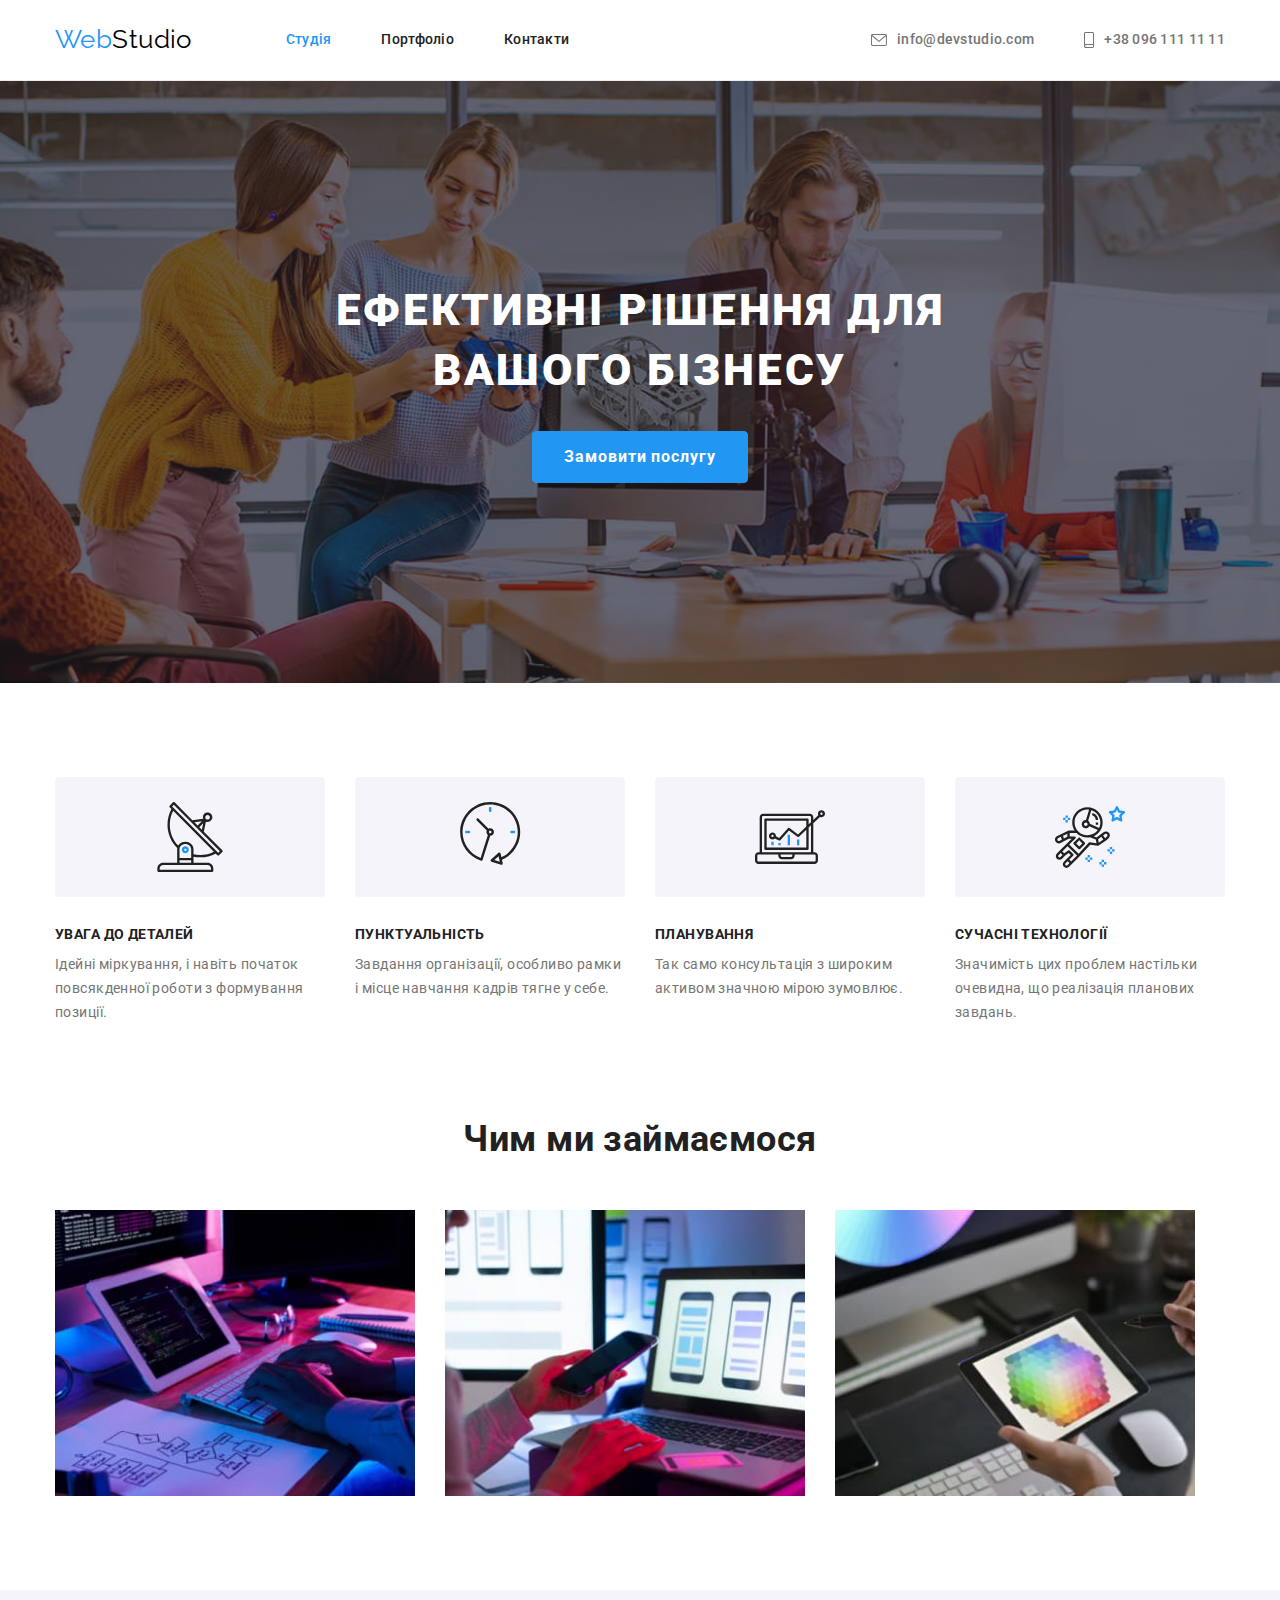
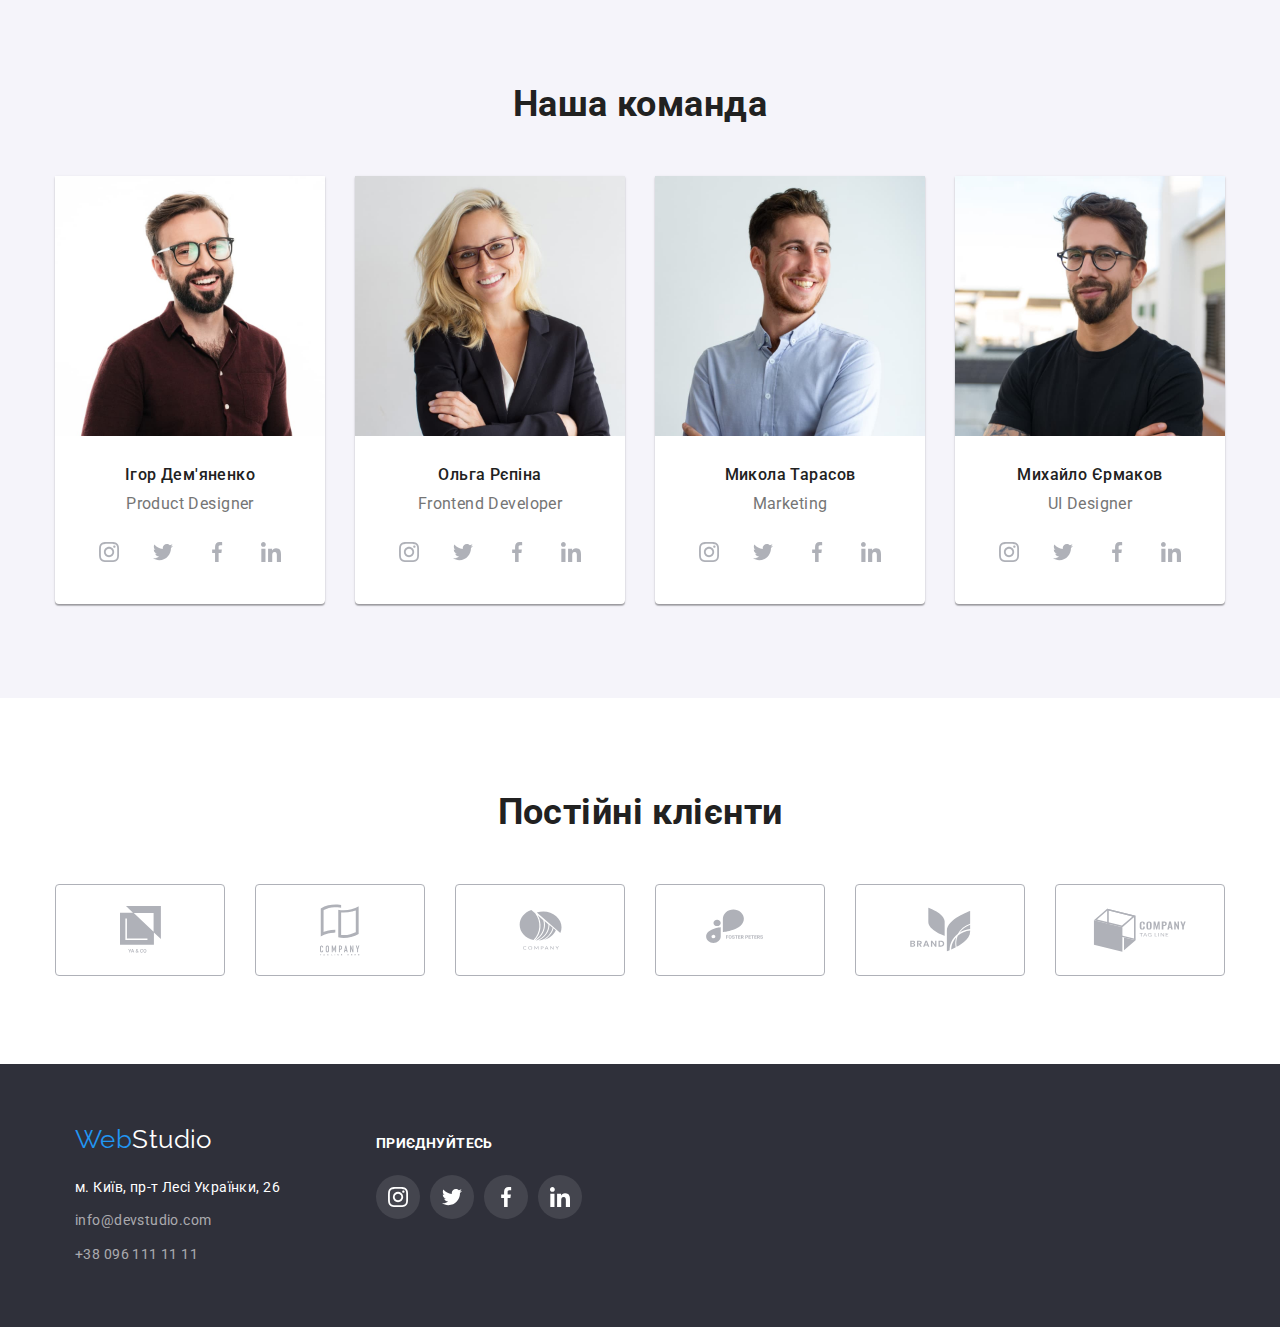
<file: index.html>
<!DOCTYPE html>
<html lang="uk">
  <head>
    <meta charset="UTF-8" />
    <meta http-equiv="X-UA-Compatible" content="IE=edge" />
    <meta name="viewport" content="width=device-width, initial-scale=1.0" />
    <title>Document</title>
    <link rel="preconnect" href="https://fonts.googleapis.com" />
    <link rel="preconnect" href="https://fonts.gstatic.com" crossorigin />
    <link rel="preconnect" href="https://fonts.gstatic.com" crossorigin />
    <link
      href="https://fonts.googleapis.com/css2?family=Raleway:wght@700&family=Roboto:wght@400;500;700;900&display=swap"
      rel="stylesheet"
    />
    <link
      rel="stylesheet"
      href="https://cdnjs.cloudflare.com/ajax/libs/modern-normalize/1.1.0/modern-normalize.min.css"
    />
    <link rel="stylesheet" href="./css/styles.css" />
  </head>
  <body>
    <header class="page-header">
      <div class="container header-container">
        <nav class="navigation">
          <a href="./index.html" class="logo"
            >Web<span class="logo-color">Studio</span></a
          >
          <ul class="site-nav list">
            <li class="nav-item">
              <a href="/" class="link-nav current">Студія</a>
            </li>
            <li class="nav-item">
              <a href="./portfolio.html" class="link-nav">Портфоліо</a>
            </li>
            <li class="nav-item"><a href="/" class="link-nav">Контакти</a></li>
          </ul>
        </nav>
        <ul class="auth-nav list">
          <li class="auth-item">
            <a href="mailto:mailto:info@devstudio.com" class="link-auth">
              <svg class="nav-img" width="16" height="12">
                <use href="./images/icon.svg#icon-envelope"></use>
              </svg>
              info@devstudio.com</a
            >
          </li>
          <li class="auth-item">
            <a href="tel:+380961111111" class="link-auth">
              <svg class="nav-img" width="10" height="16">
                <use href="./images/icon.svg#icon-smartphone"></use>
              </svg>
              +38 096 111 11 11</a
            >
          </li>
        </ul>
      </div>
    </header>
    <!--Hero-->
    <main>
      <section class="hero-section">
        <div class="container">
          <h1 class="hero-tittle">Ефективні рішення для вашого бізнесу</h1>
          <div class="hero-button">
            <button type="button" class="button-primary">
              Замовити послугу
            </button>
          </div>
        </div>
      </section>
      <!--about-->
      <section class="section-about section">
        <div class="container">
          <h2 class="section-tittle invisible">Наші переваги та пріоритети</h2>
          <ul class="advantage">
            <li class="indent">
              <div class="general-img">
                <svg class="about-img" width="70" height="70">
                  <use href="./images/icon.svg#icon-antenna"></use>
                </svg>
              </div>
              <h3 class="tittle text">УВАГА ДО ДЕТАЛЕЙ</h3>
              <p>
                Ідейні міркування, і навіть початок повсякденної роботи з
                формування позиції.
              </p>
            </li>
            <li class="indent">
              <div class="general-img">
                <svg class="about-img" width="70" height="70">
                  <use href="./images/icon.svg#icon-clock"></use>
                </svg>
              </div>
              <h3 class="tittle text">ПУНКТУАЛЬНІСТЬ</h3>
              <p>
                Завдання організації, особливо рамки і місце навчання кадрів
                тягне у себе.
              </p>
            </li>
            <li class="indent">
              <div class="general-img">
                <svg class="about-img" width="70" height="70">
                  <use href="./images/icon.svg#icon-diagram"></use>
                </svg>
              </div>
              <h3 class="tittle text">ПЛАНУВАННЯ</h3>
              <p>
                Так само консультація з широким активом значною мірою зумовлює.
              </p>
            </li>
            <li class="indent">
              <div class="general-img">
                <svg class="about-img" width="70" height="70">
                  <use href="./images/icon.svg#icon-astronaut"></use>
                </svg>
              </div>
              <h3 class="tittle text">СУЧАСНІ ТЕХНОЛОГІЇ</h3>
              <p>
                Значимість цих проблем настільки очевидна, що реалізація
                планових завдань.
              </p>
            </li>
          </ul>
        </div>
      </section>
      <!--our work-->
      <section class="section-work section">
        <div class="container">
          <h2 class="section-tittle">Чим ми займаємося</h2>
          <ul class="picture-work">
            <li class="images-work">
              <img src="./images/box1.jpg" alt="ТЗ" width="370" height="294" />
            </li>
            <li class="images-work">
              <img
                src="./images/box2.jpg"
                alt="смарт"
                width="370"
                height="294"
              />
            </li>
            <li class="images-work">
              <img
                src="./images/box3.jpg"
                alt="планшет"
                width="370"
                height="294"
              />
            </li>
          </ul>
        </div>
      </section>
      <!-- our team -->
      <section class="section-team section">
        <div class="container">
          <h2 class="section-tittle">Наша команда</h2>
          <ul class="team-picture">
            <li class="team-pic">
              <img
                src="./images/img4.jpg"
                alt="Ігор"
                width="270"
                height="260"
              />
              <div class="content-wrapper">
                <h3 class="team-tittle text">Ігор Дем'яненко</h3>
                <p lang="en" class="paragraph">Product Designer</p>
                <ul class="social">
                  <li class="social-list">
                    <a class="social-link" href=""
                      ><svg class="social-icon" width="20" height="20">
                        <use href="./images/icon.svg#icon-instagram"></use>
                      </svg>
                    </a>
                  </li>
                  <li class="social-list">
                    <a class="social-link" href=""
                      ><svg class="social-icon" width="20" height="20">
                        <use href="./images/icon.svg#icon-twitter"></use>
                      </svg>
                    </a>
                  </li>
                  <li class="social-list">
                    <a class="social-link" href=""
                      ><svg class="social-icon" width="20" height="20">
                        <use href="./images/icon.svg#icon-facebook"></use>
                      </svg>
                    </a>
                  </li>
                  <li class="social-list">
                    <a class="social-link" href=""
                      ><svg class="social-icon" width="20" height="20">
                        <use href="./images/icon.svg#icon-linkedin"></use>
                      </svg>
                    </a>
                  </li>
                </ul>
              </div>
            </li>
            <li class="team-pic">
              <img
                src="./images/img1.jpg"
                alt="Ольга"
                width="270"
                height="260"
              />
              <div class="content-wrapper">
                <h3 class="team-tittle text">Ольга Рєпіна</h3>
                <p lang="en" class="paragraph">Frontend Developer</p>
                <ul class="social">
                  <li class="social-list">
                    <a class="social-link" href=""
                      ><svg class="social-icon" width="20" height="20">
                        <use href="./images/icon.svg#icon-instagram"></use>
                      </svg>
                    </a>
                  </li>
                  <li class="social-list">
                    <a class="social-link" href=""
                      ><svg class="social-icon" width="20" height="20">
                        <use href="./images/icon.svg#icon-twitter"></use>
                      </svg>
                    </a>
                  </li>
                  <li class="social-list">
                    <a class="social-link" href="">
                      <svg class="social-icon" width="20" height="20">
                        <use href="./images/icon.svg#icon-facebook"></use>
                      </svg>
                    </a>
                  </li>
                  <li class="social-list">
                    <a class="social-link" href=""
                      ><svg class="social-icon" width="20" height="20">
                        <use href="./images/icon.svg#icon-linkedin"></use>
                      </svg>
                    </a>
                  </li>
                </ul>
              </div>
            </li>
            <li class="team-pic">
              <img
                src="./images/img2.jpg"
                alt="Микола"
                width="270"
                height="260"
              />
              <div class="content-wrapper">
                <h3 class="team-tittle text">Микола Тарасов</h3>
                <p lang="en" class="paragraph">Marketing</p>
                <ul class="social">
                  <li class="social-list">
                    <a class="social-link" href=""
                      ><svg class="social-icon" width="20" height="20">
                        <use href="./images/icon.svg#icon-instagram"></use>
                      </svg>
                    </a>
                  </li>
                  <li class="social-list">
                    <a class="social-link" href=""
                      ><svg class="social-icon" width="20" height="20">
                        <use href="./images/icon.svg#icon-twitter"></use>
                      </svg>
                    </a>
                  </li>
                  <li class="social-list">
                    <a class="social-link" href=""
                      ><svg class="social-icon" width="20" height="20">
                        <use href="./images/icon.svg#icon-facebook"></use>
                      </svg>
                    </a>
                  </li>
                  <li class="social-list">
                    <a class="social-link" href=""
                      ><svg class="social-icon" width="20" height="20">
                        <use href="./images/icon.svg#icon-linkedin"></use>
                      </svg>
                    </a>
                  </li>
                </ul>
              </div>
            </li>
            <li class="team-pic">
              <img
                src="./images/img3.jpg"
                alt="Михайло"
                width="270"
                height="260"
              />
              <div class="content-wrapper">
                <h3 class="team-tittle text">Михайло Єрмаков</h3>
                <p lang="en" class="paragraph">UI Designer</p>
                <ul class="social">
                  <li class="social-list">
                    <a class="social-link" href=""
                      ><svg class="social-icon" width="20" height="20">
                        <use href="./images/icon.svg#icon-instagram"></use>
                      </svg>
                    </a>
                  </li>
                  <li class="social-list">
                    <a class="social-link" href=""
                      ><svg class="social-icon" width="20" height="20">
                        <use href="./images/icon.svg#icon-twitter"></use>
                      </svg>
                    </a>
                  </li>
                  <li class="social-list">
                    <a class="social-link" href=""
                      ><svg class="social-icon" width="20" height="20">
                        <use href="./images/icon.svg#icon-facebook"></use>
                      </svg>
                    </a>
                  </li>
                  <li class="social-list">
                    <a class="social-link" href=""
                      ><svg class="social-icon" width="20" height="20">
                        <use href="./images/icon.svg#icon-linkedin"></use>
                      </svg>
                    </a>
                  </li>
                </ul>
              </div>
            </li>
          </ul>
        </div>
      </section>
      <!--our client-->
      <section class="client">
        <div class="container">
          <h2 class="section-tittle">Постійні клієнти</h2>
          <ul class="client-list">
            <li class="client-company">
              <a href="" class="company-link">
                <svg class="client-icon" width="41" height="47">
                  <use href="./images/icon.svg#icon-group"></use>
                </svg>
              </a>
            </li>
            <li class="client-company">
              <a href="" class="company-link">
                <svg class="client-icon" width="40" height="52">
                  <use href="./images/icon.svg#icon-tagline"></use>
                </svg>
              </a>
            </li>
            <li class="client-company">
              <a href="" class="company-link">
                <svg class="client-icon" width="43" height="41">
                  <use href="./images/icon.svg#icon-company"></use>
                </svg>
              </a>
            </li>
            <li class="client-company">
              <a href="" class="company-link">
                <svg class="client-icon" width="86" height="41">
                  <use href="./images/icon.svg#icon-foster"></use>
                </svg>
              </a>
            </li>
            <li class="client-company">
              <a href="" class="company-link">
                <svg class="client-icon" width="63" height="45">
                  <use href="./images/icon.svg#icon-brand"></use>
                </svg>
              </a>
            </li>
            <li class="client-company">
              <a href="" class="company-link">
                <svg class="client-icon" width="94" height="44">
                  <use href="./images/icon.svg#icon-line"></use>
                </svg>
              </a>
            </li>
          </ul>
        </div>
      </section>
    </main>
    <!-- footer -->
    <footer class="footer-container">
      <div class="footer container">
        <div class="footer-position">
          <a href="./index.html" class="logo"
            >Web<span class="logo-color second">Studio</span></a
          >
          <address class="footer-adress">
            <p class="footer-auth map">м. Київ, пр-т Лесі Українки, 26</p>
            <ul>
              <li class="footer-item">
                <a href="mailto:mailto:info@devstudio.com" class="footer-auth"
                  >info@devstudio.com</a
                >
              </li>
              <li class="footer-item">
                <a href="tel:+380961111111" class="footer-auth"
                  >+38 096 111 11 11</a
                >
              </li>
            </ul>
          </address>
        </div>
        <div class="link-position">
          <strong class="tittle-footer">приєднуйтесь</strong>
          <ul class="footer-social">
            <li class="footer-list">
              <a class="footer-link" href=""
                ><svg class="social-icon" width="20" height="20">
                  <use href="./images/icon.svg#icon-instagram"></use>
                </svg>
              </a>
            </li>
            <li class="footer-list">
              <a class="footer-link" href=""
                ><svg class="social-icon" width="20" height="20">
                  <use href="./images/icon.svg#icon-twitter"></use>
                </svg>
              </a>
            </li>
            <li class="footer-list">
              <a class="footer-link" href=""
                ><svg class="social-icon" width="20" height="20">
                  <use href="./images/icon.svg#icon-facebook"></use>
                </svg>
              </a>
            </li>
            <li class="footer-list">
              <a class="footer-link" href=""
                ><svg class="social-icon" width="20" height="20">
                  <use href="./images/icon.svg#icon-linkedin"></use>
                </svg>
              </a>
            </li>
          </ul>
        </div>
      </div>
    </footer>
  </body>
</html>
</file>
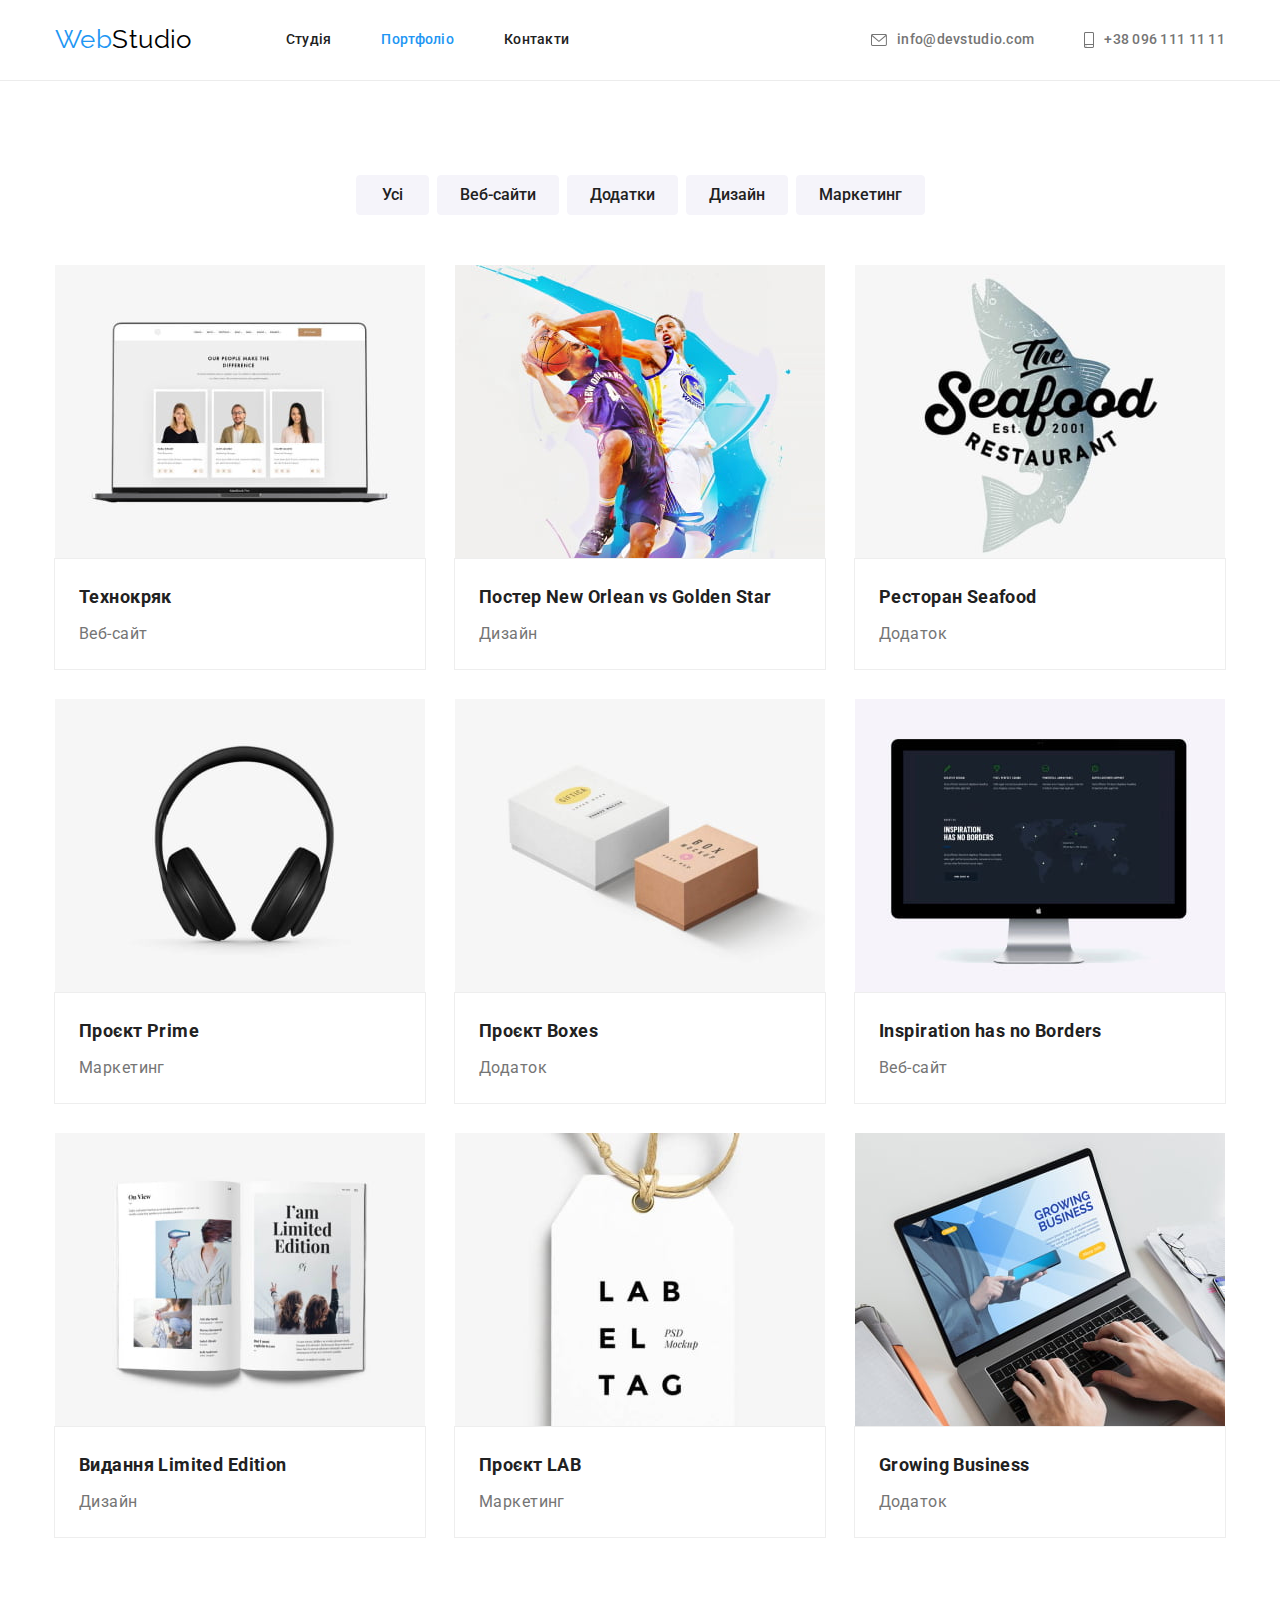
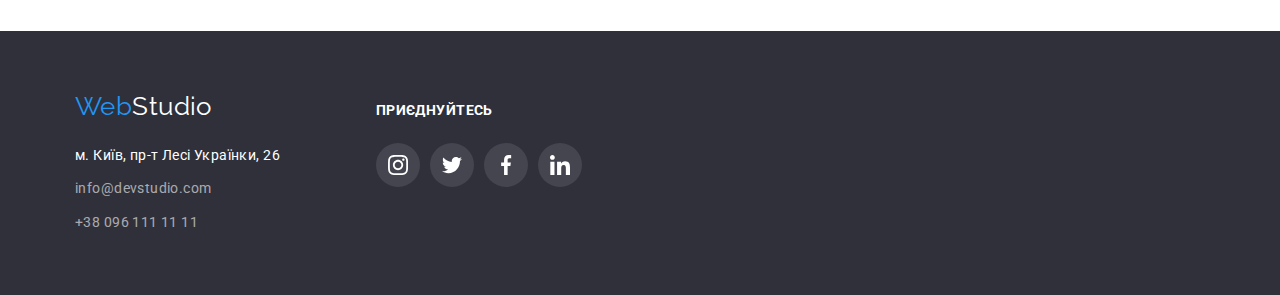
<file: portfolio.html>
<!DOCTYPE html>
<html lang="uk">
  <head>
    <meta charset="UTF-8" />
    <meta http-equiv="X-UA-Compatible" content="IE=edge" />
    <meta name="viewport" content="width=device-width, initial-scale=1.0" />
    <title>Document</title>
    <link rel="preconnect" href="https://fonts.googleapis.com" />
    <link rel="preconnect" href="https://fonts.gstatic.com" crossorigin />
    <link rel="preconnect" href="https://fonts.gstatic.com" crossorigin />
    <link
      href="https://fonts.googleapis.com/css2?family=Raleway:wght@700&family=Roboto:wght@400;500;700;900&display=swap"
      rel="stylesheet"
    />
    <link
      rel="stylesheet"
      href="https://cdnjs.cloudflare.com/ajax/libs/modern-normalize/1.1.0/modern-normalize.min.css"
    />
    <link rel="stylesheet" href="./css/styles.css" />
  </head>
  <body>
    <!-- header -->
    <header class="page-header">
      <div class="container header-container">
        <nav class="navigation">
          <a href="./index.html" class="logo"
            >Web<span class="logo-color">Studio</span></a
          >
          <ul class="portfolio-nav list">
            <li class="nav-item">
              <a href="./index.html" class="portfolio-link">Студія</a>
            </li>
            <li class="nav-item">
              <a href="/" class="portfolio-link current">Портфоліо</a>
            </li>
            <li class="nav-item">
              <a href="/" class="portfolio-link">Контакти </a>
            </li>
          </ul>
        </nav>
        <ul class="portfolio-auth list">
          <li class="nav-item">
            <a href="mailto:mailto:info@devstudio.com" class="portfolio-case">
              <svg class="nav-icon" width="16" height="12">
                <use href="./images/icon.svg#icon-envelope"></use>
              </svg>
              info@devstudio.com</a
            >
          </li>
          <li class="nav-item">
            <a href="tel:+380961111111" class="portfolio-case">
              <svg class="nav-icon" width="10" height="16">
                <use href="./images/icon.svg#icon-smartphone"></use>
              </svg>
              +38 096 111 11 11</a
            >
          </li>
        </ul>
      </div>
    </header>
    <!-- main -->
    <main>
      <section class="section">
        <div class="container">
          <h1 class="invisible">Портфоліо</h1>
          <ul class="button">
            <li class="button-position">
              <button type="button" class="button-secondary first">Усі</button>
            </li>
            <li class="button-position">
              <button type="button" class="button-secondary">Веб-сайти</button>
            </li>
            <li class="button-position">
              <button type="button" class="button-secondary">Додатки</button>
            </li>
            <li class="button-position">
              <button type="button" class="button-secondary">Дизайн</button>
            </li>
            <li class="button-position">
              <button type="button" class="button-secondary">Маркетинг</button>
            </li>
            <!-- portfolio -->
          </ul>
          <ul class="portfolio">
            <li class="portfolio-pic">
              <a href="/" class="link-pic">
                <img
                  src="./images/portfolio1.jpg"
                  alt="Технокряк"
                  width="370"
                  height="294"
                />
                <div class="portfolio-wrapper">
                  <h2 class="portfolio-tittle">Технокряк</h2>
                  <p class="paragraph-portfolio">Веб-сайт</p>
                </div>
              </a>
            </li>
            <li class="portfolio-pic">
              <a href="/" class="link-pic">
                <img
                  src="./images/portfolio2.jpg"
                  alt="Постер"
                  width="370"
                  height="294"
                />
                <div class="portfolio-wrapper">
                  <h2 class="portfolio-tittle">
                    Постер New Orlean vs Golden Star
                  </h2>
                  <p class="paragraph-portfolio">Дизайн</p>
                </div>
              </a>
            </li>
            <li class="portfolio-pic">
              <a href="/" class="link-pic">
                <img
                  src="./images/portfolio3.jpg"
                  alt="Ресторан"
                  width="370"
                  height="294"
                />
                <div class="portfolio-wrapper">
                  <h2 class="portfolio-tittle">Ресторан Seafood</h2>
                  <p class="paragraph-portfolio">Додаток</p>
                </div>
              </a>
            </li>
            <li class="portfolio-pic">
              <a href="/" class="link-pic">
                <img
                  src="./images/portfolio4.jpg"
                  alt="Проєкт прайм"
                  width="370"
                  height="294"
                />
                <div class="portfolio-wrapper">
                  <h2 class="portfolio-tittle">Проєкт Prime</h2>
                  <p class="paragraph-portfolio">Маркетинг</p>
                </div>
              </a>
            </li>
            <li class="portfolio-pic">
              <a href="/" class="link-pic">
                <img
                  src="./images/portfolio5.jpg"
                  alt="Проєкт бокс"
                  width="370"
                  height="294"
                />
                <div class="portfolio-wrapper">
                  <h2 class="portfolio-tittle">Проєкт Boxes</h2>
                  <p class="paragraph-portfolio">Додаток</p>
                </div>
              </a>
            </li>
            <li class="portfolio-pic">
              <a href="/" class="link-pic">
                <img
                  src="./images/portfolio6.jpg"
                  alt="Натхнення"
                  width="370"
                  height="294"
                />
                <div class="portfolio-wrapper">
                  <h2 class="portfolio-tittle">Inspiration has no Borders</h2>
                  <p class="paragraph-portfolio">Веб-сайт</p>
                </div>
              </a>
            </li>
            <li class="portfolio-pic">
              <a href="/" class="link-pic">
                <img
                  src="./images/portfolio7.jpg"
                  alt="Видання"
                  width="370"
                  height="294"
                />
                <div class="portfolio-wrapper">
                  <h2 class="portfolio-tittle">Видання Limited Edition</h2>
                  <p class="paragraph-portfolio">Дизайн</p>
                </div>
              </a>
            </li>
            <li class="portfolio-pic">
              <a href="/" class="link-pic">
                <img
                  src="./images/portfolio8.jpg"
                  alt="Проєкт лаб"
                  width="370"
                  height="294"
                />
                <div class="portfolio-wrapper">
                  <h2 class="portfolio-tittle">Проєкт LAB</h2>
                  <p class="paragraph-portfolio">Маркетинг</p>
                </div>
              </a>
            </li>
            <li class="portfolio-pic">
              <a href="/" class="link-pic">
                <img
                  src="./images/portfolio9.jpg"
                  alt="Зростання бізнесу"
                  width="370"
                  height="294"
                />
                <div class="portfolio-wrapper">
                  <h2 class="portfolio-tittle">Growing Business</h2>
                  <p class="paragraph-portfolio">Додаток</p>
                </div>
              </a>
            </li>
          </ul>
        </div>
      </section>
    </main>
    <!-- footer -->
    <footer class="footer-container">
      <div class="footer container">
        <div class="footer-position">
          <a href="./index.html" class="logo"
            >Web<span class="logo-color second">Studio</span></a
          >
          <address class="footer-adress">
            <p class="footer-auth map">м. Київ, пр-т Лесі Українки, 26</p>
            <ul>
              <li class="footer-item">
                <a href="mailto:mailto:info@devstudio.com" class="footer-auth"
                  >info@devstudio.com</a
                >
              </li>
              <li class="footer-item">
                <a href="tel:+380961111111" class="footer-auth"
                  >+38 096 111 11 11</a
                >
              </li>
            </ul>
          </address>
        </div>
        <div class="link-position">
          <strong class="tittle-footer">приєднуйтесь</strong>
          <ul class="footer-social">
            <li class="footer-list">
              <a class="footer-link" href=""
                ><svg class="social-icon" width="20" height="20">
                  <use href="./images/icon.svg#icon-instagram"></use>
                </svg>
              </a>
            </li>
            <li class="footer-list">
              <a class="footer-link" href=""
                ><svg class="social-icon" width="20" height="20">
                  <use href="./images/icon.svg#icon-twitter"></use>
                </svg>
              </a>
            </li>
            <li class="footer-list">
              <a class="footer-link" href=""
                ><svg class="social-icon" width="20" height="20">
                  <use href="./images/icon.svg#icon-facebook"></use>
                </svg>
              </a>
            </li>
            <li class="footer-list">
              <a class="footer-link" href=""
                ><svg class="social-icon" width="20" height="20">
                  <use href="./images/icon.svg#icon-linkedin"></use>
                </svg>
              </a>
            </li>
          </ul>
        </div>
      </div>
    </footer>
  </body>
</html>
</file>
<file: css/styles.css>
/* основний колір text #212121 */
/* вторинний колір text #757575 */
/* білий #FFFFFF */
/* акцент#2196F3 */
/* лого 000000 */
/* основний фон F5F5F5; */
/* вторинний фон F5F4FA */

:root {
  --primary-text-color: #757575;
  --accent-color: #2196f3;
  --white-color: #ffffff;
  --text-color-decoration: #212121;
  --background-second-color: #f5f4fa;
  --button-hover-color: #188ce8;
  --header-footer-color: #2f303a;
  --logo-black: #000000;
  --header-line: #ececec;
  --min-gap: 30px;
  --main-gap: 94px;
  --middle-gap: 50px;
}

html {
  box-sizing: border-box;
}

*
*::before,
*::after {
  box-sizing: inherit;
}
body {
  background-color: var(--background-color);
  color: var(--primary-text-color);
  font-family: Roboto, sans-serif;
  letter-spacing: 0.03em;
  font-size: 14px;
  line-height: 1.71;
}

h1,
h2,
h3,
h4,
p {
  margin-top: 0;
  margin-bottom: 0;
}

ul {
  margin-top: 0;
  margin-bottom: 0;
  padding-left: 0;
  list-style: none;
}

img {
  display: block;
  max-width: 100%;
  height: auto;
}
address {
  font-style: normal;
}
.invisible {
  position: absolute;
  width: 1px;
  height: 1px;
  margin: -1px;
  border: 0;
  padding: 0;
  white-space: nowrap;
  clip-path: inset(100%);
  clip: rect(0 0 0 0);
  overflow: hidden;
}

/* =======основна сторінка======== */
/* logo */

.logo:hover,
.logo:focus {
  color: var(--accent-color);
}
.logo {
  font-family: Raleway, sans-serif;
  text-decoration: none;
  font-size: 26px;
  line-height: 1.2;
  color: var(--accent-color);
  cursor: pointer;
  margin-right: var(--main-gap);
}

.logo-color.second {
  color: var(--white-color);
}

.logo-color {
  color: var(--logo-black);
}
/* page header */
.page-header {
  padding-top: 24px;
  padding-bottom: 25px;
  border-bottom: 1px solid var(--header-line);
}

.header-container {
  display: flex;
  align-items: center;
}

.container {
  width: 1200px;
  padding-left: 15px;
  padding-right: 15px;
  margin-left: auto;
  margin-right: auto;
}

/* site nav */

.site-nav .link-nav {
  color: var(--text-color-decoration);
  font-weight: 500;
  line-height: 1.14;
  letter-spacing: 0.02em;
  text-decoration: none;
}

.site-nav .link-nav:hover,
.site-nav .link-nav:focus {
  color: var(--accent-color);
}

.site-nav .link-nav.current {
  color: var(--accent-color);
}

.auth-nav .link-auth {
  color: var(--primary-text-color);
  font-weight: 500;
  line-height: 1.14;
  letter-spacing: 0.02em;
  text-decoration: none;
}

.auth-nav .link-auth:hover,
.auth-nav .link-auth:focus {
  color: var(--accent-color);
}

.navigation {
  display: flex;
  align-items: center;
}

.site-nav {
  display: flex;
  align-items: center;
}

.auth-nav {
  display: flex;
  align-items: center;
  margin-left: auto;
}

.auth-item:not(:last-child) {
  margin-right: var(--middle-gap);
}

.nav-item:not(:last-child) {
  margin-right: var(--middle-gap);
}

.nav-img {
  margin-right: 10px;
  fill: var(--primary-text-color);
}

.link-auth {
  display: flex;
  align-items: center;
}

.link-auth:hover .nav-img,
.link-auth:focus .nav-img {
  fill: var(--accent-color);
}
/* hero */
.hero-section {
  background-color: var(--header-footer-color);
  text-align: center;
  padding-top: 200px;
  padding-bottom: 200px;
  background-image: linear-gradient(
      rgba(47, 48, 58, 0.4),
      rgba(47, 48, 58, 0.4)
    ),
    url("../images/hero.jpg");
  background-size: cover;
  background-position: center;
  background-repeat: no-repeat;
  max-width: 1600px;
  margin-left: auto;
  margin-right: auto;
}

.hero-tittle {
  color: var(--white-color);
  font-weight: 900;
  width: 696px;
  font-size: 44px;
  line-height: 1.36;
  letter-spacing: 0.06em;
  text-transform: uppercase;
  margin-bottom: var(--min-gap);
  margin-left: auto;
  margin-right: auto;
}

.button-primary {
  padding: 10px 20px;
  min-width: 216px;
  background-color: var(--accent-color);
  color: var(--white-color);
  font-family: inherit;
  font-weight: 700;
  font-size: 16px;
  line-height: 1.87;
  letter-spacing: 0.06em;
  cursor: pointer;
  border-radius: 4px;
  border: 1px solid var(--accent-color);
}

.button-primary:hover,
.button-primary:focus {
  color: var(--button-hover-color);
}
/* about */

.section {
  padding-top: var(--main-gap);
  padding-bottom: var(--main-gap);
}

.section-about {
  padding-bottom: 0;
}
.section-tittle {
  color: var(--text-color-decoration);
  font-weight: 700;
  font-size: 36px;
  line-height: 1.16;
  margin-bottom: var(--middle-gap);
  text-align: center;
}

.tittle {
  font-weight: 700;
  font-size: 14px;
  line-height: 1.14;
}

.section-team {
  background-color: var(--background-second-color);
}

.advantage .tittle {
  color: var(--text-color-decoration);
}

.advantage {
  display: flex;
  flex-wrap: wrap;
  margin-top: calc(-1 * var(--min-gap));
  margin-left: calc(-1 * var(--min-gap));
}
.indent {
  flex-wrap: wrap;
  flex-basis: calc(100% / 4 - 30px);
  margin-top: var(--min-gap);
  margin-left: var(--min-gap);
}

.general-img {
  width: 270px;
  height: 120px;
  background-color: var(--background-second-color);
  margin-bottom: 30px;
  display: flex;
  justify-content: center;
  align-items: center;
  border-radius: 4px;
}

/* work */
.images-work {
  width: calc((100% - 3 * var(--min-gap)) / 3);
}

.images-work:not(:nth-child(3n)) {
  margin-right: var(--min-gap);
}

.images-work:not(:nth-last-child(-n + 3)) {
  margin-bottom: var(--min-gap);
}

.picture-work {
  display: flex;
  flex-wrap: wrap;
}

/* team */
.team-tittle {
  color: var(--text-color-decoration);
  font-weight: 500;
  font-size: 16px;
  line-height: 1.18;
  text-align: center;
}

.team-picture {
  display: flex;
  flex-wrap: wrap;
}

.content-wrapper {
  padding: var(--min-gap);
  padding-left: 32px;
  padding-right: 32px;
}
.team-pic {
  flex-basis: calc((100% - 90px) / 4);
}

.team-pic:not(:nth-child(4n)) {
  margin-right: var(--min-gap);
}

.team-pic:not(:nth-last-child(-n + 4)) {
  margin-bottom: var(--min-gap);
}
.text {
  margin-bottom: 10px;
}
.team-pic {
  background-color: var(--white-color);
  box-shadow: 0px 1px 3px rgba(0, 0, 0, 0.12), 0px 1px 1px rgba(0, 0, 0, 0.14),
    0px 2px 1px rgba(0, 0, 0, 0.2);
  border-radius: 0px 0px 4px 4px;
}
.paragraph {
  font-size: 16px;
  line-height: 1.18;
  text-align: center;
  margin-bottom: 16px;
}

.social-link {
  width: 44px;
  height: 44px;
  background-color: var(--white-color);
  border-radius: 50%;
  display: flex;
  align-items: center;
  justify-content: center;
}

.social-link {
  fill: #afb1b8;
}

.social-link:hover,
.social-link:focus {
  background-color: #2196f3;
}

.social-link:hover .social-icon,
.social-link:focus .social-icon {
  fill: var(--white-color);
}

.social {
  display: flex;
  justify-content: space-between;
}

/* our client */
.client {
  padding-top: 94px;
  padding-bottom: 88px;
}

.client-list {
  display: flex;
  justify-content: space-between;
}

.company-link {
  width: 170px;
  height: 92px;
  display: flex;
  justify-content: center;
  align-items: center;
  border: 1px solid #afb1b8;
  border-radius: 4px;
}

.company-link:hover .client-icon,
.company-link:focus .client-icon {
  fill: var(--accent-color);
}

.client-icon {
  fill: #afb1b8;
}

.company-link:hover,
.company-link:focus {
  border: 1px solid var(--accent-color);
}

/* footer */
.footer {
  background-color: var(--header-footer-color);
  display: flex;
  align-items: baseline;
}

.footer-container {
  background-color: var(--header-footer-color);
  padding: 60px;
}

.footer-adress {
  margin-top: 20px;
}
.footer-auth {
  margin-bottom: 9px;
}
.footer-item:not(:last-child) {
  margin-bottom: 9px;
}

.tittle-footer {
  font-weight: 700;
  line-height: 1.14;
  text-transform: uppercase;
  color: var(--white-color);
  margin-bottom: 20px;
}

.footer-link {
  width: 44px;
  height: 44px;
  background-color: rgba(255, 255, 255, 0.1);
  border-radius: 50%;
  display: flex;
  align-items: center;
  justify-content: center;
}

.footer-list:not(:last-child) {
  margin-right: 10px;
}

.footer-link {
  fill: var(--white-color);
}

.footer-link:hover,
.footer-link:focus {
  background-color: #2196f3;
}

.footer-link:hover .social-icon,
.footer-link:focus .social-icon {
  fill: var(--white-color);
}

.footer-social {
  display: flex;
  margin-top: 20px;
}

.link-position {
  margin-left: 70px;

}
/* ==========сторінка портфоліо============= */

/* portfolio nav */

.logo:hover {
  color: var(--accent-color);
}

.portfolio-nav .portfolio-link {
  color: var(--text-color-decoration);
  font-weight: 500;
  line-height: 1.14;
  letter-spacing: 0.02em;
  text-decoration: none;
}

.portfolio-nav .portfolio-link:hover,
.portfolio-nav .portfolio-link:focus {
  color: var(--accent-color);
}

.portfolio-auth .portfolio-case {
  color: var(--primary-text-color);
  font-weight: 500;
  line-height: 1.14;
  letter-spacing: 0.02em;
  text-decoration: none;
}

.portfolio-case {
  display: flex;
  align-items: center;
}

.portfolio-auth .portfolio-case:hover,
.portfolio-auth .portfolio-case:focus {
  color: var(--accent-color);
}

.portfolio-nav .portfolio-link.current {
  color: var(--accent-color);
}

.portfolio-nav {
  display: flex;
  align-items: center;
}

.portfolio-case:hover .nav-icon,
.portfolio-case:focus .nav-icon {
  fill: var(--accent-color);
}

.nav-icon {
  margin-right: 10px;
  fill: var(--primary-text-color);
}

.portfolio-auth {
  display: flex;
  align-items: center;
  margin-left: auto;

}

/* button */
.button button {
  font-family: inherit;
  font-weight: 500;
  font-size: 16px;
  line-height: 1.62;
  cursor: pointer;
  border-radius: 4px;
  border: 1px solid var(--background-second-color);
  background-color: var(--background-second-color);
}

.button-secondary {
  background-color: var(--white-color);
  color: var(--text-color-decoration);
  padding: 6px 22px;
}
.first {
  padding: 6px 25px;
}
.button-secondary:hover,
.button-secondary:focus {
  color: var(--white-color);
  background-color: var(--accent-color);
  box-shadow: 0px 3px 1px rgba(0, 0, 0, 0.1), 0px 1px 2px rgba(0, 0, 0, 0.08),
    0px 2px 2px rgba(0, 0, 0, 0.12);
}

.button {
  display: flex;
  align-items: center;
  justify-content: center;
  margin-bottom: var(--middle-gap);
}

.button-position:not(:last-child) {
  margin-right: 8px;
}

/* portfolio */

.portfolio-tittle {
  color: var(--text-color-decoration);
  font-weight: 700;
  font-size: 18px;
  line-height: 2;
  text-decoration: none;
  margin-bottom: 4px;
}

.paragraph-portfolio {
  font-size: 16px;
  line-height: 1.87;
}

.portfolio {
  background-color: var(--white-color);
}
.portfolio {
  display: flex;
  flex-wrap: wrap;
  margin-left: calc(-1 * var(--min-gap));
  margin-top: calc(-1 * var(--min-gap));
}

.portfolio-pic {
  margin-left: var(--min-gap);
  margin-top: var(--min-gap);
  flex-basis: calc((100 - 90) / 3);
}

.link-pic {
  text-decoration: none;
  color: var(--primary-text-color);
  display: block;
}
.portfolio-wrapper {
  padding: 20px 24px;
  outline: 1px solid #eeeeee;
}

 .link-pic:hover,
 .link-pic:focus{
  box-shadow: 0px 1px 1px rgba(0, 0, 0, 0.12), 0px 4px 4px rgba(0, 0, 0, 0.06),
    1px 4px 6px rgba(0, 0, 0, 0.16);
}
/* footer */
.footer-auth {
  color: var(--white-color);
  line-height: 24px;
  text-decoration: none;
  color: rgba(255, 255, 255, 0.6);
}

.footer-auth.map {
  line-height: 24px;
  color: var(--white-color);
}
</file>
